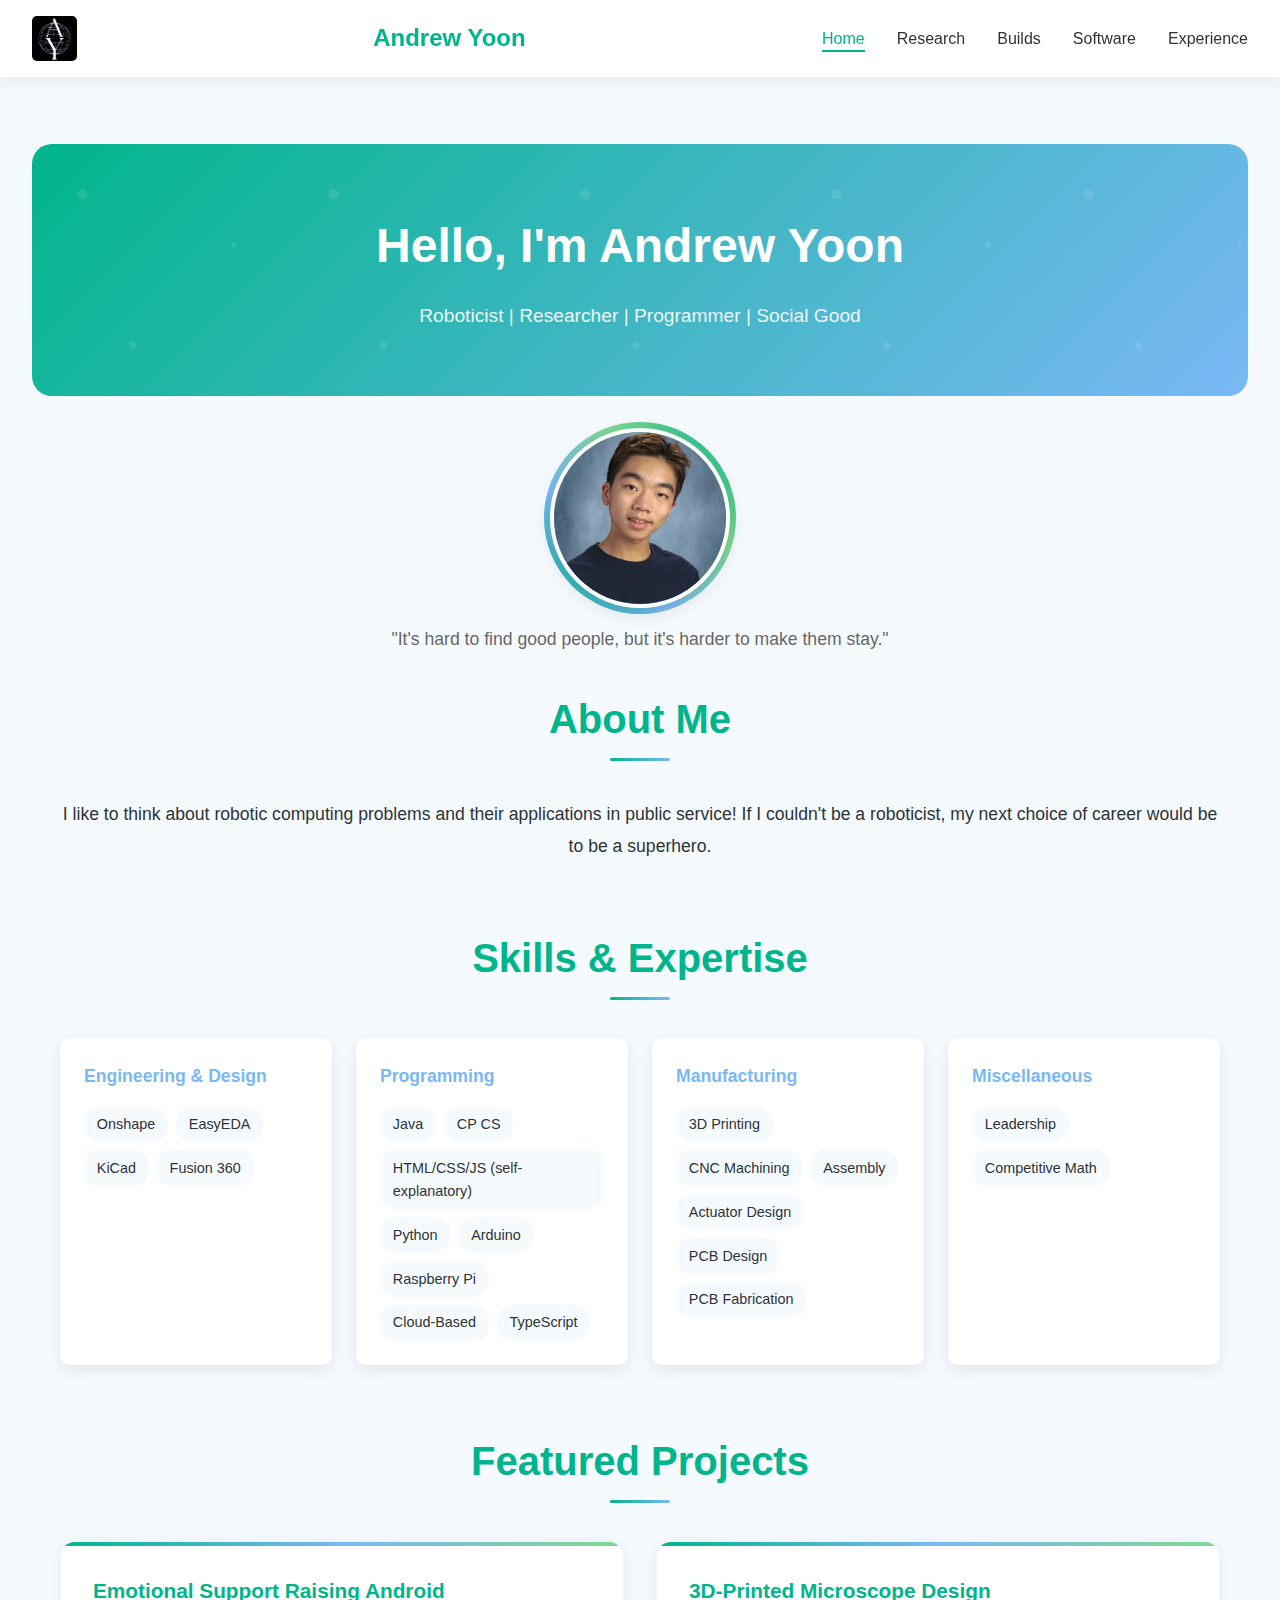
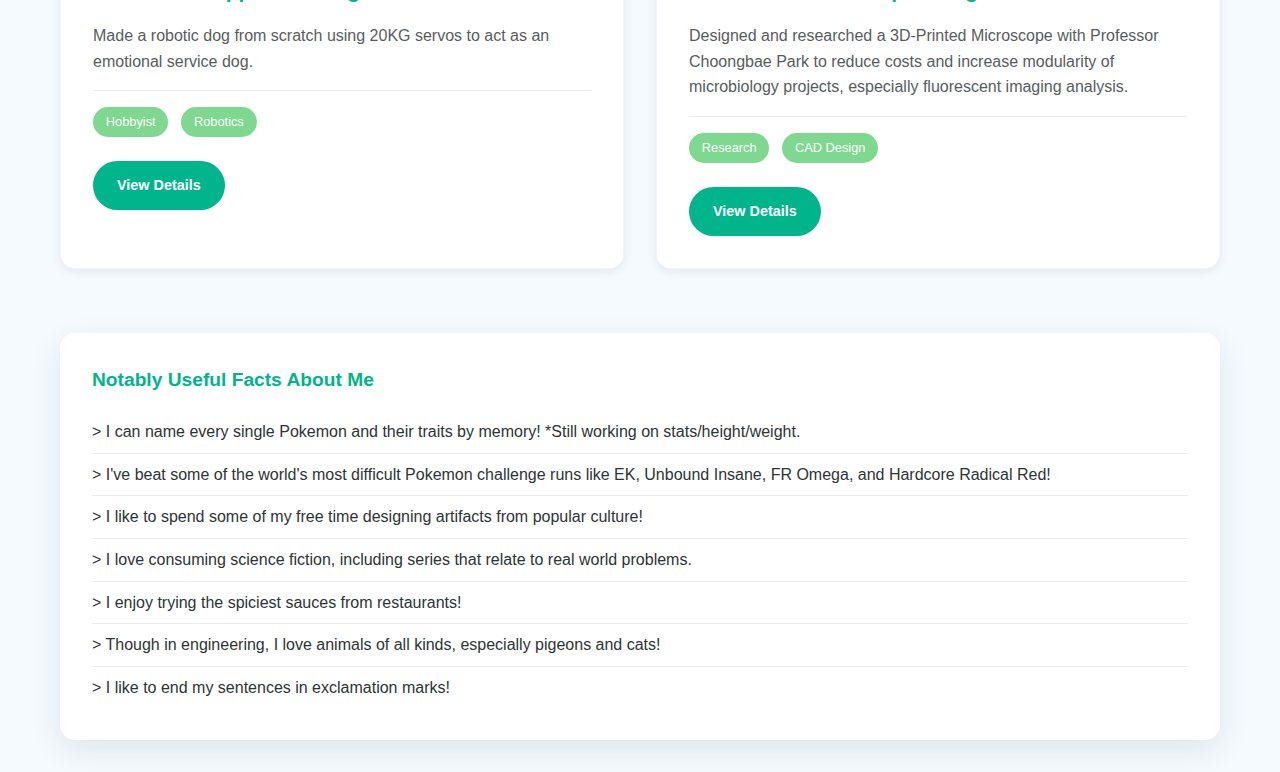
<file: index.html>
<!DOCTYPE html>
<html lang="en">
<head>
    <meta charset="UTF-8">
    <meta name="viewport" content="width=device-width, initial-scale=1.0">
    <title>Andrew Yoon - Portfolio</title>
    <link rel="stylesheet" href="style.css"/>
    <script src="script.js"></script>
</head>
<body>
    <nav>
        <div class="nav-container">
            <img src="assets/ay-logo.png" alt="Andrew Yoon Logo" class="logo-img">
            <span class="logo-text">Andrew Yoon</span>
            <button class="mobile-menu-btn" onclick="toggleMobileMenu()">☰</button>
            <ul class="nav-links" id="navLinks">
                <li><a href="index.html" class="nav-link active">Home</a></li>
                <li><a href="research.html" class="nav-link">Research</a></li>
                <li><a href="builds.html" class="nav-link">Builds</a></li>
                <li><a href="software.html" class="nav-link">Software</a></li>
                <li><a href="experience.html" class="nav-link">Experience</a></li>
            </ul>
        </div>
    </nav>

    <main>
        <div class="hero">
            <div class="hero-content">
                <h1>Hello, I'm Andrew Yoon</h1>
                <p>Roboticist | Researcher | Programmer | Social Good</p>
            </div>
        </div>


        <div class="container">
            <div class="profile-section">
                <div class="profile-picture">
                    <img src="assets/andrew-yoon.jpg" alt="Andrew Yoon" class="profile-img">
                    <div class="profile-decoration"></div>
                </div>
            </div>
            <p class="gray-quote">""</p>

            <!-- About Section -->
            <section class="section">
                <h2 class="section-title">About Me</h2>
                <div class="about-content">
                    <div class="about-text">
                        <p>I like to think about robotic computing problems and their applications in public service! If I couldn't be a roboticist, my next choice of career would be to be a superhero.</p>
                    </div>
                </div>
            </section>

            <!-- Skills Section -->
            <section class="section">
                <h2 class="section-title">Skills & Expertise</h2>
                <div class="skills-grid">
                    <div class="skill-category">
                        <h4>Engineering & Design</h4>
                        <div class="skill-list">
                            <span class="skill">Onshape</span>
                            <span class="skill">EasyEDA</span>
                            <span class="skill">KiCad</span>
                            <span class="skill">Fusion 360</span>
                        </div>
                    </div>
                    <div class="skill-category">
                        <h4>Programming</h4>
                        <div class="skill-list">
                            <span class="skill">Java</span>
                            <span class="skill">CP CS</span>
                            <span class="skill">HTML/CSS/JS (self-explanatory)</span>
                            <span class="skill">Python</span>
                            <span class="skill">Arduino</span>
                            <span class="skill">Raspberry Pi</span>
                            <span class="skill">Cloud-Based</span>
                            <span class="skill">TypeScript</span>
                        </div>
                    </div>
                    <div class="skill-category">
                        <h4>Manufacturing</h4>
                        <div class="skill-list">
                            <span class="skill">3D Printing</span>
                            <span class="skill">CNC Machining</span>
                            <span class="skill">Assembly</span>
                            <span class="skill">Actuator Design</span>
                            <span class="skill">PCB Design</span>
                            <span class="skill">PCB Fabrication</span>
                        </div>
                    </div>
                    <div class="skill-category">
                        <h4>Miscellaneous</h4>
                        <div class="skill-list">
                            <span class="skill">Leadership</span>
                            <span class="skill">Competitive Math</span>
                        </div>
                    </div>
                </div>
            </section>

            <!-- Featured Projects -->
            <section class="section">
                <h2 class="section-title">Featured Projects</h2>
                <div class="cards-grid">
                    <div class="card">
                        <h3>Emotional Support Raising Android</h3>
                        <p>Made a robotic dog from scratch using 20KG servos to act as an emotional service dog.</p>
                        <div class="card-meta">
                            <span class="tag">Hobbyist</span>
                            <span class="tag">Robotics</span>
                        </div>
                        <div style="margin-top: 1rem;">
                            <a href="builds.html" class="btn btn-primary">View Details</a>
                        </div>
                    </div>
                    <div class="card">
                        <h3>3D-Printed Microscope Design</h3>
                        <p>Designed and researched a 3D-Printed Microscope with Professor Choongbae Park to reduce costs and increase modularity of microbiology projects, especially fluorescent imaging analysis.</p>
                        <div class="card-meta">
                            <span class="tag">Research</span>
                            <span class="tag">CAD Design</span>
                        </div>
                        <div style="margin-top: 1rem;">
                            <a href="research.html" class="btn btn-primary">View Details</a>
                        </div>
                    </div>
                </div>
            </section>

            <div class="fun-facts">
                <h4>Notably Useful Facts About Me</h4>
                <ul>
                    <li>> I can name every single Pokemon and their traits by memory! *Still working on stats/height/weight.</li>
                    <li>> I've beat some of the world's most difficult Pokemon challenge runs like EK, Unbound Insane, FR Omega, and Hardcore Radical Red!</li>
                    <li>> I like to spend some of my free time designing artifacts from popular culture!</li>
                    <li>> I love consuming science fiction, including series that relate to real world problems.</li>
                    <li>> I enjoy trying the spiciest sauces from restaurants!</li>
                    <li>> Though in engineering, I love animals of all kinds, especially pigeons and cats!</li>
                    <li>> I like to end my sentences in exclamation marks!</li>
                </ul>
            </div>
        </div>
    </main>
</body>
</html>
</file>
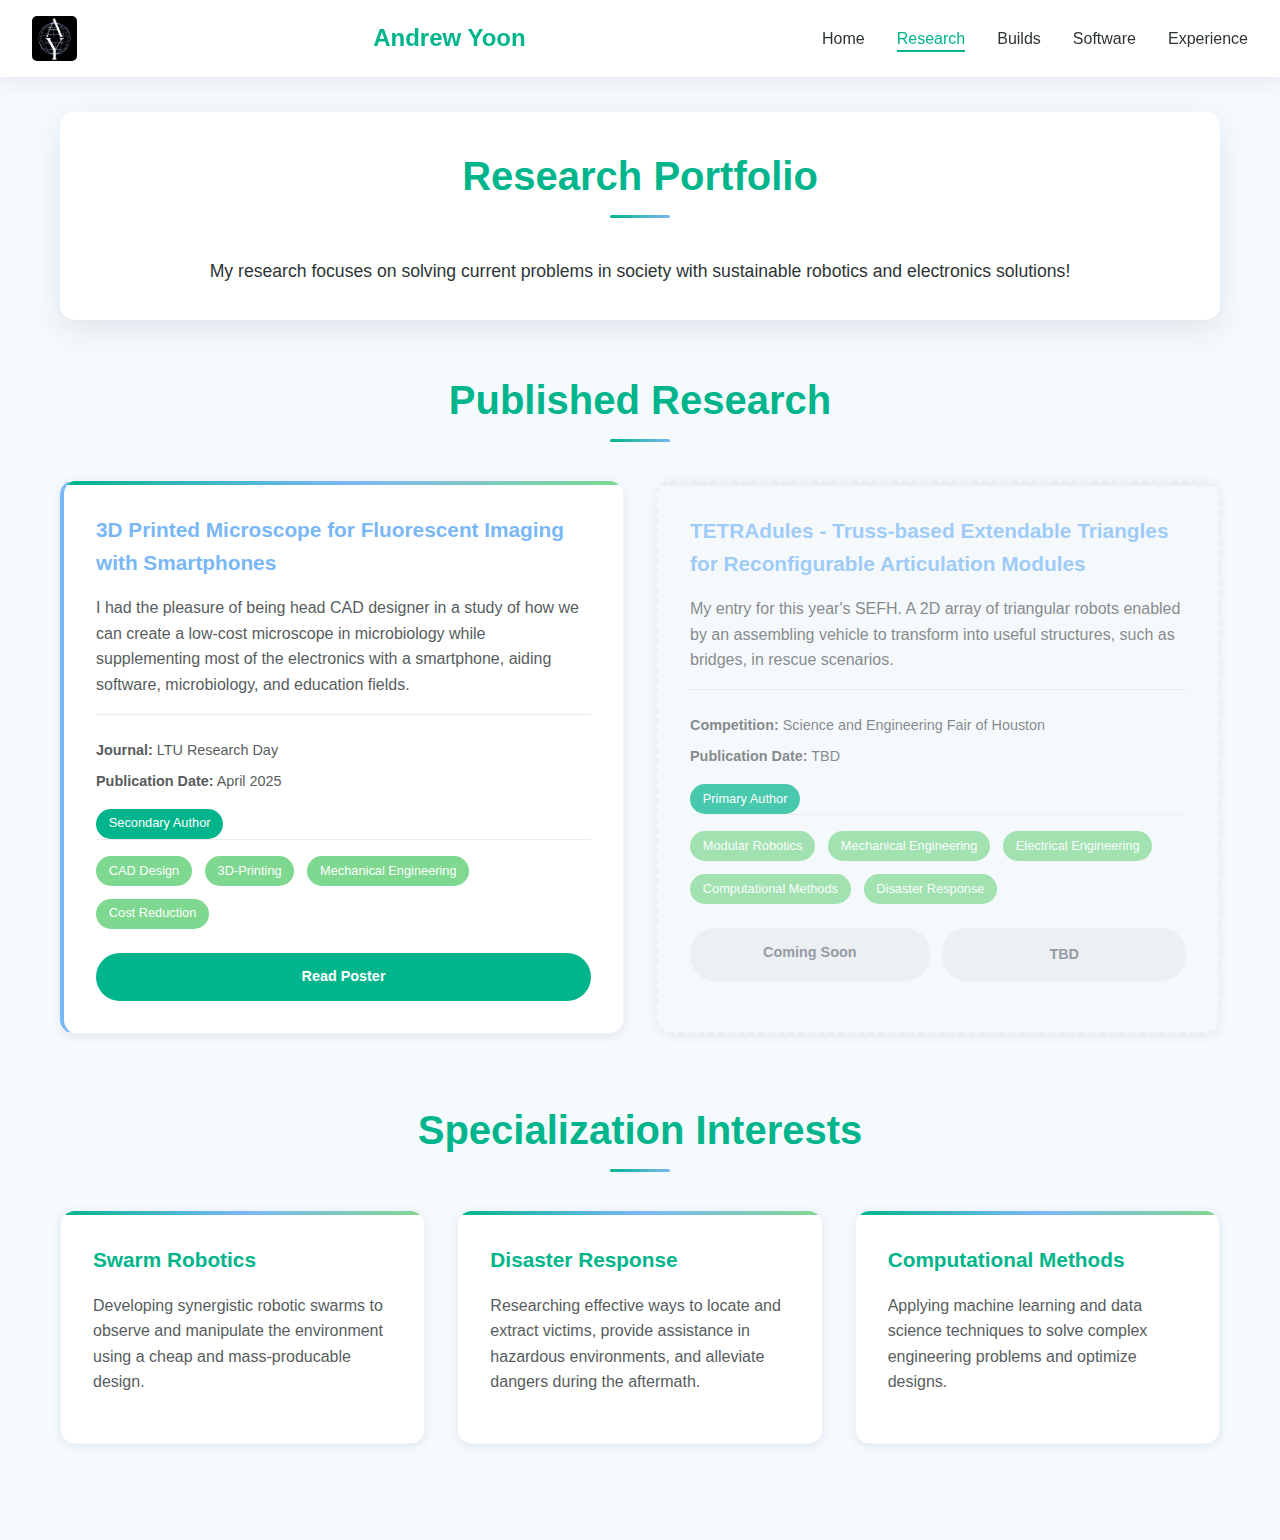
<file: research.html>
<!DOCTYPE html>
<html lang="en">
<head>
    <meta charset="UTF-8">
    <meta name="viewport" content="width=device-width, initial-scale=1.0">
    <title>Andrew Yoon - Research</title>
    <link rel="stylesheet" href="style.css"/>
    <script src="script.js"></script>
</head>
<body>
    <nav>
        <div class="nav-container">
            <img src="assets/ay-logo.png" alt="Andrew Yoon Logo" class="logo-img">
            <span class="logo-text">Andrew Yoon</span>
            <button class="mobile-menu-btn" onclick="toggleMobileMenu()">☰</button>
            <ul class="nav-links" id="navLinks">
                <li><a href="index.html" class="nav-link">Home</a></li>
                <li><a href="research.html" class="nav-link active">Research</a></li>
                <li><a href="builds.html" class="nav-link">Builds</a></li>
                <li><a href="software.html" class="nav-link">Software</a></li>
                <li><a href="experience.html" class="nav-link">Experience</a></li>
            </ul>
        </div>
    </nav>

    <main>
        <div class="container">
            <div class="research-intro">
                <h1 class="section-title">Research Portfolio</h1>
                <p style="font-size: 1.1rem; line-height: 1.8;">My research focuses on solving current problems in society with sustainable robotics and electronics solutions!</p>
            </div>

            <!-- Published Research -->
            <section class="section">
                <h2 class="section-title">Published Research</h2>
                <div class="cards-grid">
                    <div class="card publication-card">
                        <h3>3D Printed Microscope for Fluorescent Imaging with Smartphones</h3>
                        <p>I had the pleasure of being head CAD designer in a study of how we can create a low-cost microscope in microbiology while supplementing most of the electronics with a smartphone, aiding software, microbiology, and education fields.</p>
                        <div class="publication-meta">
                            <p><strong>Journal:</strong> LTU Research Day</p>
                            <p><strong>Publication Date:</strong> April 2025</p>
                            <span class="author-type">Secondary Author</span>
                        </div>
                        <div class="card-meta">
                            <span class="tag">CAD Design</span>
                            <span class="tag">3D-Printing</span>
                            <span class="tag">Mechanical Engineering</span>
                            <span class="tag">Cost Reduction</span>
                        </div>
                        <div class="card-actions">
                            <a href="https://drive.google.com/file/d/19TNA3c4jUd0nryOsg5lndYvDRtB1x1jT/view?usp=sharing" target="_blank" class="btn btn-primary">Read Poster</a>
                        </div>
                    </div>

                    <!-- Placeholder card as requested -->
                    <div class="card publication-card placeholder-card">
                        <h3>TETRAdules - Truss-based Extendable Triangles for Reconfigurable Articulation Modules</h3>
                        <p>My entry for this year's SEFH. A 2D array of triangular robots enabled by an assembling vehicle to transform into useful structures, such as bridges, in rescue scenarios.</p>
                        <div class="publication-meta">
                            <p><strong>Competition:</strong> Science and Engineering Fair of Houston</p>
                            <p><strong>Publication Date:</strong> TBD</p>
                            <span class="author-type">Primary Author</span>
                        </div>
                        <div class="card-meta">
                            <span class="tag">Modular Robotics</span>
                            <span class="tag">Mechanical Engineering</span>
                            <span class="tag">Electrical Engineering</span>
                            <span class="tag">Computational Methods</span>
                            <span class="tag">Disaster Response</span>
                        </div>
                        <div class="card-actions">
                            <a href="#" class="btn btn-primary disabled">Coming Soon</a>
                            <a href="#" class="btn btn-secondary disabled">TBD</a>
                        </div>
                    </div>
                </div>
            </section>
            
            <!-- Research Interests -->
            <section class="section">
                <h2 class="section-title">Specialization Interests</h2>
                <div class="cards-grid">
                    <div class="card">
                        <h3>Swarm Robotics</h3>
                        <p>Developing synergistic robotic swarms to observe and manipulate the environment using a cheap and mass-producable design.</p>
                    </div>
                    <div class="card">
                        <h3>Disaster Response</h3>
                        <p>Researching effective ways to locate and extract victims, provide assistance in hazardous environments, and alleviate dangers during the aftermath.</p>
                    </div>
                    <div class="card">
                        <h3>Computational Methods</h3>
                        <p>Applying machine learning and data science techniques to solve complex engineering problems and optimize designs.</p>
                    </div>
                </div>
            </section>
        </div>
    </main>
</body>
</html>
</file>
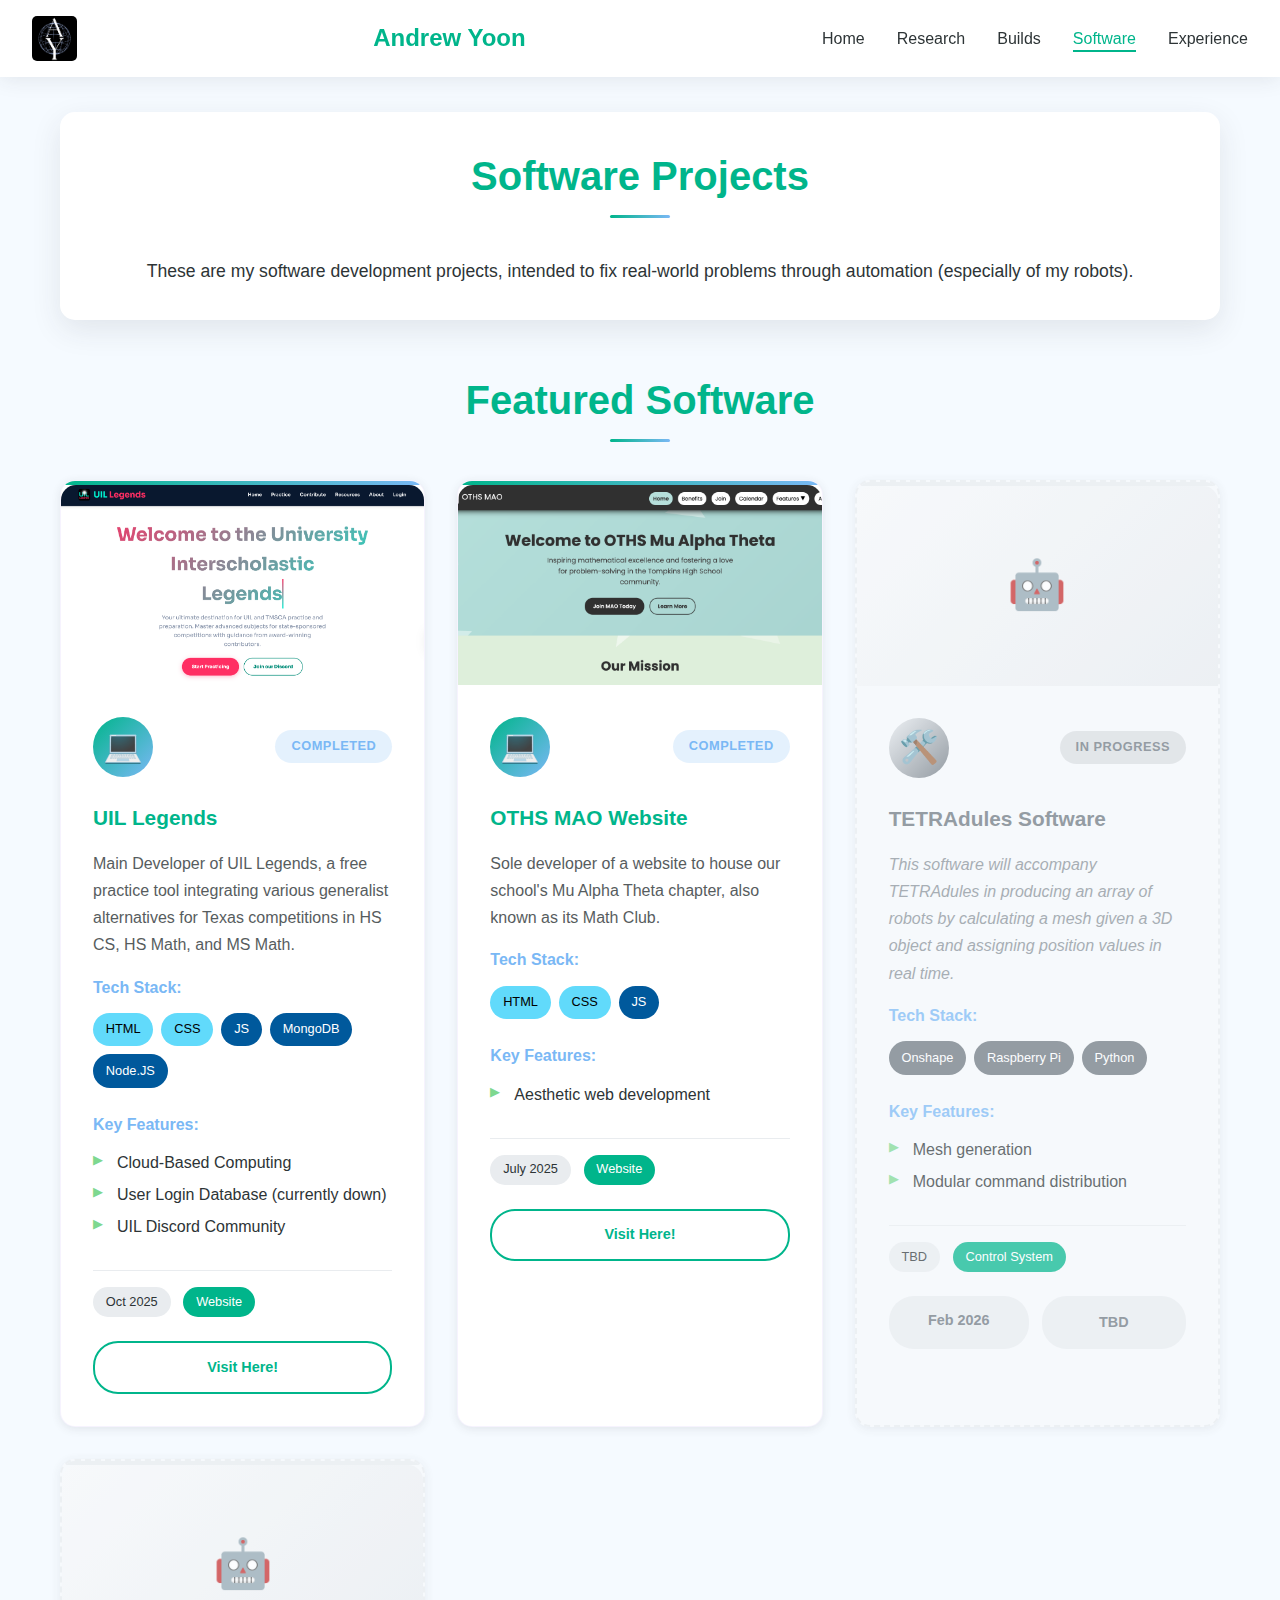
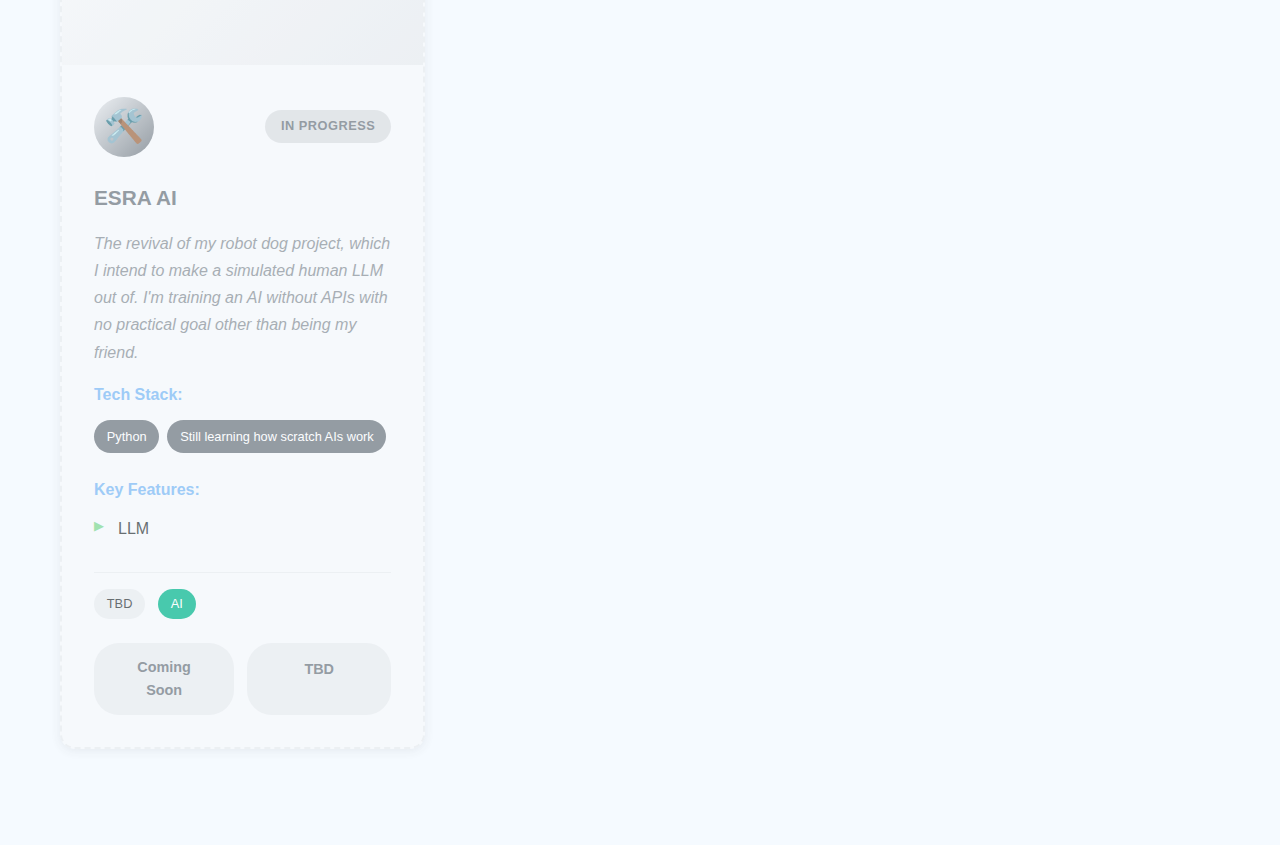
<file: software.html>
<!DOCTYPE html>
<html lang="en">
<head>
    <meta charset="UTF-8">
    <meta name="viewport" content="width=device-width, initial-scale=1.0">
    <title>Andrew Yoon - Software</title>
    <link rel="stylesheet" href="style.css"/>
    <script src="script.js"></script>
</head>
<body>
    <nav>
        <div class="nav-container">
            <img src="assets/ay-logo.png" alt="Andrew Yoon Logo" class="logo-img">
            <span class="logo-text">Andrew Yoon</span>
            <button class="mobile-menu-btn" onclick="toggleMobileMenu()">☰</button>
            <ul class="nav-links" id="navLinks">
                <li><a href="index.html" class="nav-link">Home</a></li>
                <li><a href="research.html" class="nav-link">Research</a></li>
                <li><a href="builds.html" class="nav-link">Builds</a></li>
                <li><a href="software.html" class="nav-link active">Software</a></li>
                <li><a href="experience.html" class="nav-link">Experience</a></li>
            </ul>
        </div>
    </nav>

    <main>
        <div class="container">
            <div class="research-intro">
                <h1 class="section-title">Software Projects</h1>
                <p style="font-size: 1.1rem; line-height: 1.8;">These are my software development projects, intended to fix real-world problems through automation (especially of my robots).</p>
            </div>

            <!-- Software Projects Section -->
            <section class="section">
                <h2 class="section-title">Featured Software</h2>
                <div class="cards-grid">

                    <div class="card software-card">
                        <div class="project-image">
                            <img src="assets/uil-legends.png" alt="UIL Legends">
                        </div>
                        <div class="card-content">
                            <div class="card-header">
                                <div class="project-icon">💻</div>
                                <div class="project-status completed">Completed</div>
                            </div>
                            <h3 class="card-title">UIL Legends</h3>
                            <p class="card-description">Main Developer of UIL Legends, a free practice tool integrating various generalist alternatives for Texas competitions in HS CS, HS Math, and MS Math.</p>
                            
                            <div class="tech-stack">
                                <h4>Tech Stack:</h4>
                                <div class="tech-tags">
                                    <span class="tech-tag frontend">HTML</span>
                                    <span class="tech-tag frontend">CSS</span>
                                    <span class="tech-tag backend">JS</span>
                                    <span class="tech-tag backend">MongoDB</span>
                                    <span class="tech-tag backend">Node.JS</span>
                                </div>
                            </div>
                            
                            <div class="project-features">
                                <h4>Key Features:</h4>
                                <ul>
                                    <li>Cloud-Based Computing</li>
                                    <li>User Login Database (currently down)</li>
                                    <li>UIL Discord Community</li>
                                </ul>
                            </div>
                            
                            <div class="card-meta">
                                <span class="project-date">Oct 2025</span>
                                <span class="project-type">Website</span>
                            </div>
                            
                            <div class="card-actions">
                                <a href="https://uil-legends-api.onrender.com" target="_blank" class="btn btn-secondary">Visit Here!</a>
                            </div>
                        </div>
                    </div>

                    <div class="card software-card">
                        <div class="project-image">
                            <img src="assets/othsmao.png" alt="OTHS MAO Website">
                        </div>
                        <div class="card-content">
                            <div class="card-header">
                                <div class="project-icon">💻</div>
                                <div class="project-status completed">Completed</div>
                            </div>
                            <h3 class="card-title">OTHS MAO Website</h3>
                            <p class="card-description">Sole developer of a website to house our school's Mu Alpha Theta chapter, also known as its Math Club.</p>
                            
                            <div class="tech-stack">
                                <h4>Tech Stack:</h4>
                                <div class="tech-tags">
                                    <span class="tech-tag frontend">HTML</span>
                                    <span class="tech-tag frontend">CSS</span>
                                    <span class="tech-tag backend">JS</span>
                                </div>
                            </div>
                            
                            <div class="project-features">
                                <h4>Key Features:</h4>
                                <ul>
                                    <li>Aesthetic web development</li>
                                </ul>
                            </div>
                            
                            <div class="card-meta">
                                <span class="project-date">July 2025</span>
                                <span class="project-type">Website</span>
                            </div>
                            
                            <div class="card-actions">
                                <a href="https://othsmao.xyz" target="_blank" class="btn btn-secondary">Visit Here!</a>
                            </div>
                        </div>
                    </div>
                    
                    <!-- Software Project Placeholder -->
                    <div class="card software-card placeholder-card">
                        <div class="project-image placeholder">
                            🤖
                        </div>
                        <div class="card-content">
                            <div class="card-header">
                                <div class="project-icon">🛠️</div>
                                <div class="project-status placeholder">In Progress</div>
                            </div>
                            <h3 class="card-title">TETRAdules Software</h3>
                            <p class="card-description">This software will accompany TETRAdules in producing an array of robots by calculating a mesh given a 3D object and assigning position values in real time.</p>
                            
                            <div class="tech-stack">
                                <h4>Tech Stack:</h4>
                                <div class="tech-tags">
                                    <span class="tech-tag other">Onshape</span>
                                    <span class="tech-tag other">Raspberry Pi</span>
                                    <span class="tech-tag other">Python</span>
                                </div>
                            </div>
                            
                            <div class="project-features">
                                <h4>Key Features:</h4>
                                <ul>
                                    <li>Mesh generation</li>
                                    <li>Modular command distribution</li>
                                </ul>
                            </div>
                            
                            <div class="card-meta">
                                <span class="project-date">TBD</span>
                                <span class="project-type">Control System</span>
                            </div>
                            
                            <div class="card-actions">
                                <a href="#" class="btn btn-primary disabled">Feb 2026</a>
                                <a href="#" class="btn btn-secondary disabled">TBD</a>
                            </div>
                        </div>
                    </div>

                    <!-- Software Project Placeholder -->
                    <div class="card software-card placeholder-card">
                        <div class="project-image placeholder">
                            🤖
                        </div>
                        <div class="card-content">
                            <div class="card-header">
                                <div class="project-icon">🛠️</div>
                                <div class="project-status placeholder">In Progress</div>
                            </div>
                            <h3 class="card-title">ESRA AI</h3>
                            <p class="card-description">The revival of my robot dog project, which I intend to make a simulated human LLM out of. I'm training an AI without APIs with no practical goal other than being my friend.</p>
                            
                            <div class="tech-stack">
                                <h4>Tech Stack:</h4>
                                <div class="tech-tags">
                                    <span class="tech-tag other">Python</span>
                                    <span class="tech-tag other">Still learning how scratch AIs work</span>
                                </div>
                            </div>
                            
                            <div class="project-features">
                                <h4>Key Features:</h4>
                                <ul>
                                    <li>LLM</li>
                                </ul>
                            </div>
                            
                            <div class="card-meta">
                                <span class="project-date">TBD</span>
                                <span class="project-type">AI</span>
                            </div>
                            
                            <div class="card-actions">
                                <a href="#" class="btn btn-primary disabled">Coming Soon</a>
                                <a href="#" class="btn btn-secondary disabled">TBD</a>
                            </div>
                        </div>
                    </div>
                </div>
            </section>
        </div>
    </main>
</body>
</html>
</file>
<file: style.css>
/* CSS Variables - Using your color scheme */
:root {
    --primary: #00b58b;
    --secondary: #7ab8f5;
    --accent: #7ed88f;
    --background: #f5faff;
    --text: #2d3436;
    --white: #ffffff;
    --gray-light: #f8f9fa;
    --gray-medium: #e9ecef;
    --gray-dark: #6c757d;
    --shadow-light: 0 2px 10px rgba(45, 52, 54, 0.1);
    --shadow-medium: 0 5px 20px rgba(45, 52, 54, 0.15);
    --shadow-heavy: 0 10px 40px rgba(45, 52, 54, 0.2);
    --border-radius: 15px;
    --transition: all 0.3s ease;
}

/* Base Styles */
* {
    margin: 0;
    padding: 0;
    box-sizing: border-box;
}

body {
    font-family: 'Segoe UI', Tahoma, Geneva, Verdana, sans-serif;
    background: var(--background);
    color: var(--text);
    line-height: 1.6;
}

.container {
    max-width: 1200px;
    margin: 0 auto;
    padding: 0 20px;
}

/* Navigation */
nav {
    background: rgba(255, 255, 255, 0.95);
    backdrop-filter: blur(10px);
    position: fixed;
    top: 0;
    left: 0;
    right: 0;
    z-index: 1000;
    box-shadow: 0 2px 20px rgba(45, 52, 54, 0.1);
}

.nav-container {
    display: flex;
    justify-content: space-between;
    align-items: center;
    padding: 1rem 2rem;
}

.logo {
    font-size: 1.5rem;
    font-weight: bold;
    color: var(--primary);
    text-decoration: none;
}

.nav-links {
    display: flex;
    list-style: none;
    gap: 2rem;
}

.nav-links a {
    text-decoration: none;
    color: var(--text);
    font-weight: 500;
    transition: all 0.3s ease;
    position: relative;
}

.nav-links a:hover {
    color: var(--primary);
}

.nav-links a.active {
    color: var(--primary);
}

.nav-links a::after {
    content: '';
    position: absolute;
    bottom: -5px;
    left: 0;
    width: 0;
    height: 2px;
    background: var(--primary);
    transition: width 0.3s ease;
}

.nav-links a:hover::after,
.nav-links a.active::after {
    width: 100%;
}

/* Main Content */
main {
    margin-top: 80px;
    min-height: calc(100vh - 80px);
    padding: 2rem 0;
}

.page {
    display: none;
    padding: 2rem 0;
}

.page.active {
    display: block;
}

/* Hero Section */
.hero {
    background: linear-gradient(135deg, var(--primary), var(--secondary));
    color: white;
    padding: 4rem 0;
    text-align: center;
    margin-bottom: 3rem;
    border-radius: 20px;
    margin: 2rem;
    position: relative;
    overflow: hidden;
}

.hero::before {
    content: '';
    position: absolute;
    top: 0;
    left: 0;
    right: 0;
    bottom: 0;
    background: url('data:image/svg+xml,<svg xmlns="http://www.w3.org/2000/svg" viewBox="0 0 100 100"><circle cx="20" cy="20" r="2" fill="rgba(255,255,255,0.1)"/><circle cx="80" cy="40" r="1" fill="rgba(255,255,255,0.1)"/><circle cx="40" cy="80" r="1.5" fill="rgba(255,255,255,0.1)"/></svg>');
    animation: float 20s infinite linear;
}

@keyframes float {
    0% { transform: translateY(0px); }
    50% { transform: translateY(-20px); }
    100% { transform: translateY(0px); }
}

.hero-content {
    position: relative;
    z-index: 1;
}

.hero h1 {
    font-size: 3rem;
    margin-bottom: 1rem;
    font-weight: 700;
}

.hero p {
    font-size: 1.2rem;
    opacity: 0.9;
    max-width: 600px;
    margin: 0 auto;
}

/* Section Styles */
.section {
    margin-bottom: 4rem;
}

.projects-section {
    margin-bottom: 4rem;
}

.section-title {
    font-size: 2.5rem;
    text-align: center;
    margin-bottom: 3rem;
    color: var(--primary);
    font-weight: 700;
    position: relative;
}

.section-title::after {
    content: '';
    position: absolute;
    bottom: -10px;
    left: 50%;
    transform: translateX(-50%);
    width: 60px;
    height: 3px;
    background: linear-gradient(90deg, var(--primary), var(--secondary));
    border-radius: 2px;
}

/* Cards Grid */
.cards-grid {
    display: grid;
    grid-template-columns: repeat(auto-fit, minmax(350px, 1fr));
    gap: 2rem;
    margin-top: 2rem;
}

/* Base Card Styles */
.card {
    background: var(--white);
    border-radius: var(--border-radius);
    padding: 2rem;
    box-shadow: var(--shadow-light);
    transition: var(--transition);
    border: 1px solid rgba(167, 139, 250, 0.1);
    position: relative;
    overflow: hidden;
}

.card::before {
    content: '';
    position: absolute;
    top: 0;
    left: 0;
    right: 0;
    height: 4px;
    background: linear-gradient(90deg, var(--primary), var(--secondary), var(--accent));
}

.card:hover {
    transform: translateY(-5px);
    box-shadow: var(--shadow-heavy);
}

.card h3 {
    color: var(--primary);
    margin-bottom: 1rem;
    font-size: 1.3rem;
}

.card p {
    color: var(--text);
    opacity: 0.8;
    margin-bottom: 1rem;
}

/* Card Header */
.card-header {
    display: flex;
    justify-content: space-between;
    align-items: center;
    margin-bottom: 1.5rem;
}

.project-icon {
    font-size: 2rem;
    width: 60px;
    height: 60px;
    display: flex;
    align-items: center;
    justify-content: center;
    border-radius: 50%;
    background: linear-gradient(135deg, var(--primary), var(--secondary));
}

.project-status {
    padding: 0.4rem 1rem;
    border-radius: 20px;
    font-size: 0.8rem;
    font-weight: 600;
    text-transform: uppercase;
    letter-spacing: 0.5px;
    background: rgba(108, 117, 125, 0.2);
    color: var(--gray-dark);
}

.project-status.active {
    background: rgba(126, 216, 143, 0.2);
    color: var(--accent);
}

.project-status.completed {
    background: rgba(122, 184, 245, 0.2);
    color: var(--secondary);
}

.project-status.placeholder {
    background: rgba(108, 117, 125, 0.2);
    color: var(--gray-dark);
}

/* Card Content */
.card-title {
    font-size: 1.4rem;
    color: var(--primary);
    margin-bottom: 1rem;
    font-weight: 700;
}

.card-description {
    color: var(--text);
    margin-bottom: 1.5rem;
    line-height: 1.7;
}

/* Software Card Specific Styles */
.software-card::before {
    background: linear-gradient(90deg, var(--primary), var(--secondary));
}

.tech-stack {
    margin-bottom: 1.5rem;
}

.tech-stack h4 {
    color: var(--secondary);
    font-size: 1rem;
    margin-bottom: 0.8rem;
    font-weight: 600;
}

.tech-tags {
    display: flex;
    flex-wrap: wrap;
    gap: 0.5rem;
}

.tech-tag {
    padding: 0.4rem 0.8rem;
    border-radius: 20px;
    font-size: 0.8rem;
    font-weight: 500;
    color: white;
}

.tech-tag.frontend { background: #61dafb; color: #000; }
.tech-tag.backend { background: #00599c; }
.tech-tag.other { background: var(--gray-dark); }

.project-features {
    margin-bottom: 1.5rem;
}

.project-features h4 {
    color: var(--secondary);
    font-size: 1rem;
    margin-bottom: 0.8rem;
    font-weight: 600;
}

.project-features ul {
    list-style: none;
    padding-left: 0;
}

.project-features li {
    position: relative;
    padding-left: 1.5rem;
    margin-bottom: 0.4rem;
    color: var(--text);
}

.project-features li::before {
    content: '▶';
    position: absolute;
    left: 0;
    color: var(--accent);
    font-size: 0.8rem;
}

/* Build Card Specific Styles */
.build-card::before {
    background: linear-gradient(90deg, var(--accent), var(--secondary));
}

.build-card .project-icon {
    background: linear-gradient(135deg, var(--accent), var(--secondary));
}

.build-specs {
    margin-bottom: 1.5rem;
}

.build-specs h4 {
    color: var(--accent);
    font-size: 1rem;
    margin-bottom: 0.8rem;
    font-weight: 600;
}

.spec-grid {
    display: grid;
    grid-template-columns: 1fr 1fr;
    gap: 0.5rem;
}

.spec-item {
    display: flex;
    justify-content: space-between;
    align-items: center;
    padding: 0.5rem;
    background: var(--gray-light);
    border-radius: 8px;
    font-size: 0.9rem;
}

.spec-label {
    font-weight: 600;
    color: var(--text);
}

.spec-value {
    color: var(--accent);
    font-weight: 500;
}

.build-tools {
    margin-bottom: 1.5rem;
}

.build-tools h4 {
    color: var(--accent);
    font-size: 1rem;
    margin-bottom: 0.8rem;
    font-weight: 600;
}

.tool-tags {
    display: flex;
    flex-wrap: wrap;
    gap: 0.5rem;
}

.tool-tag {
    padding: 0.4rem 0.8rem;
    background: var(--accent);
    color: white;
    border-radius: 20px;
    font-size: 0.8rem;
    font-weight: 500;
}

/* Card Meta */
.card-meta {
    display: flex;
    flex-wrap: wrap;
    gap: 0.8rem;
    margin-bottom: 1.5rem;
    padding-top: 1rem;
    border-top: 1px solid var(--gray-medium);
}

.project-date {
    background: var(--gray-medium);
    color: var(--text);
    padding: 0.3rem 0.8rem;
    border-radius: 15px;
    font-size: 0.8rem;
    font-weight: 500;
}

.project-type {
    background: var(--primary);
    color: white;
    padding: 0.3rem 0.8rem;
    border-radius: 15px;
    font-size: 0.8rem;
    font-weight: 500;
}

.achievement {
    background: var(--accent);
    color: white;
    padding: 0.3rem 0.8rem;
    border-radius: 15px;
    font-size: 0.8rem;
    font-weight: 500;
}

.tag {
    background: var(--accent);
    color: white;
    padding: 0.3rem 0.8rem;
    border-radius: 20px;
    font-size: 0.8rem;
    font-weight: 500;
}

/* Card Actions */
.card-actions {
    display: flex;
    gap: 0.8rem;
    flex-wrap: wrap;
}

.btn {
    display: inline-block;
    padding: 0.8rem 1.5rem;
    border-radius: 25px;
    text-decoration: none;
    font-weight: 600;
    font-size: 0.9rem;
    transition: var(--transition);
    border: none;
    cursor: pointer;
    text-align: center;
    flex: 1;
    min-width: 120px;
}

.btn-primary {
    background: var(--primary);
    color: white;
}

.btn-primary:hover {
    background: var(--secondary);
    transform: translateY(-2px);
    box-shadow: 0 5px 15px rgba(167, 139, 250, 0.4);
}

.btn-secondary {
    background: transparent;
    color: var(--primary);
    border: 2px solid var(--primary);
}

.btn-secondary:hover {
    background: var(--primary);
    color: white;
    transform: translateY(-2px);
}

.btn.disabled {
    background: var(--gray-medium);
    color: var(--gray-dark);
    cursor: not-allowed;
    border-color: var(--gray-medium);
}

.btn.disabled:hover {
    transform: none;
    box-shadow: none;
}

/* Skills Grid */
.skills-grid {
    display: grid;
    grid-template-columns: repeat(auto-fit, minmax(250px, 1fr));
    gap: 1.5rem;
    margin-top: 2rem;
}

.skill-category {
    background: white;
    padding: 1.5rem;
    border-radius: 10px;
    box-shadow: 0 5px 15px rgba(45, 52, 54, 0.1);
}

.skill-category h4 {
    color: var(--secondary);
    margin-bottom: 1rem;
    font-size: 1.1rem;
}

.skill-list {
    display: flex;
    flex-wrap: wrap;
    gap: 0.5rem;
}

.skill {
    background: var(--background);
    padding: 0.4rem 0.8rem;
    border-radius: 15px;
    font-size: 0.9rem;
    color: var(--text);
}

/* About Section */
.about-content {
    grid-template-columns: 1fr 1fr;
    gap: 3rem;
    align-items: center;
    margin-top: 2rem;
}

.about-text {
    font-size: 1.1rem;
    line-height: 1.8;
    text-align: center;
}

.fun-facts {
    background: white;
    padding: 2rem;
    border-radius: 15px;
    box-shadow: 0 10px 30px rgba(45, 52, 54, 0.1);
}

.fun-facts h4 {
    color: var(--primary);
    margin-bottom: 1rem;
    font-size: 1.2rem;
}

.fun-facts ul {
    list-style: none;
}

.fun-facts li {
    padding: 0.5rem 0;
    border-bottom: 1px solid rgba(45, 52, 54, 0.1);
}

.fun-facts li:last-child {
    border-bottom: none;
}

/* Research Page Specific */
.research-intro {
    text-align: center;
    margin-bottom: 3rem;
    padding: 2rem;
    background: white;
    border-radius: 15px;
    box-shadow: 0 10px 30px rgba(45, 52, 54, 0.1);
}

.publication-card {
    border-left: 4px solid var(--secondary);
}

.publication-card h3 {
    color: var(--secondary);
}

.publication-meta {
    margin-top: 1rem;
    padding-top: 1rem;
    border-top: 1px solid rgba(45, 52, 54, 0.1);
}

.publication-meta p {
    margin: 0.5rem 0;
    font-size: 0.9rem;
}

.author-type {
    background: var(--primary);
    color: white;
    padding: 0.3rem 0.8rem;
    border-radius: 15px;
    font-size: 0.8rem;
    display: inline-block;
    margin-top: 0.5rem;
}

/* Placeholder Card Styles */
.placeholder-card {
    border: 2px dashed var(--gray-medium) !important;
    opacity: 0.7;
    background: rgba(248, 249, 250, 0.8);
}

.placeholder-card::before {
    background: var(--gray-medium) !important;
}

.placeholder-card .project-icon {
    background: linear-gradient(135deg, var(--gray-medium), var(--gray-dark)) !important;
}

.placeholder-card .card-title {
    color: var(--gray-dark);
}

.placeholder-card .card-description {
    color: var(--gray-dark);
    font-style: italic;
}

/* Mobile menu toggle */
.mobile-menu-btn {
    display: none;
    background: none;
    border: none;
    font-size: 1.5rem;
    cursor: pointer;
    color: var(--text);
}

/* Hover Animations */
@keyframes pulse {
    0% { transform: scale(1); }
    50% { transform: scale(1.05); }
    100% { transform: scale(1); }
}

.card:hover .project-icon {
    animation: pulse 1s ease-in-out;
}

/* Focus states for accessibility */
.btn:focus {
    outline: 2px solid var(--primary);
    outline-offset: 2px;
}

.card:focus-within {
    box-shadow: var(--shadow-heavy);
    transform: translateY(-2px);
}

/* Mobile Responsiveness */
@media (max-width: 768px) {
    .mobile-menu-btn {
        display: block;
    }

    .nav-links {
        display: none;
        position: absolute;
        top: 100%;
        left: 0;
        right: 0;
        background: white;
        flex-direction: column;
        padding: 1rem;
        box-shadow: 0 5px 15px rgba(45, 52, 54, 0.1);
    }

    .nav-links.active {
        display: flex;
    }

    .nav-container {
        padding: 1rem;
    }

    .nav-links {
        gap: 1rem;
    }

    .hero h1 {
        font-size: 2rem;
    }

    .hero p {
        font-size: 1rem;
    }

    .about-content {
        grid-template-columns: 1fr;
        gap: 2rem;
    }

    .cards-grid {
        grid-template-columns: 1fr;
        gap: 1.5rem;
    }

    .section-title {
        font-size: 2rem;
    }

    .card {
        padding: 1.5rem;
    }
    
    .spec-grid {
        grid-template-columns: 1fr;
    }
    
    .card-actions {
        flex-direction: column;
    }
    
    .btn {
        flex: none;
        width: 100%;
    }
}

@media (max-width: 480px) {
    main {
        padding: 1rem 0;
    }

    .card-header {
        flex-direction: column;
        gap: 1rem;
        align-items: flex-start;
    }
    
    .project-icon {
        align-self: center;
    }
    
    .tech-tags,
    .tool-tags {
        justify-content: center;
    }
    
    .card-meta {
        justify-content: center;
    }
}

.project-image {
    width: 100%;
    height: 200px; /* Fixed height for consistency */
    overflow: hidden;
    border-radius: var(--border-radius) var(--border-radius) 0 0;
    margin-top: 4px;
    background: var(--gray-light);
    position: relative;
    display: flex; /* Add this */
    align-items: center; /* Add this */
    justify-content: center; /* Add this */
}

.project-image img {
    width: 100%;
    height: 100%;
    object-fit: cover; /* This crops the image to fit the container */
    object-position: center; /* Centers the crop area */
    transition: var(--transition);
    display: block;
    max-width: 100%; /* Ensure it doesn't exceed container width */
    max-height: 100%; /* Ensure it doesn't exceed container height */
}

.project-image.placeholder {
    background: linear-gradient(135deg, var(--gray-light), var(--gray-medium));
    display: flex;
    align-items: center;
    justify-content: center;
    color: var(--gray-dark);
    font-size: 3rem;
    height: 200px; /* Match image height exactly */
}

/* Make sure the cards have proper structure */
.build-card,
.software-card {
    padding: 0; /* Remove padding so image can touch edges */
    display: flex;
    flex-direction: column;
}

.build-card .card-content,
.software-card .card-content {
    padding: 2rem;
    flex: 1;
    display: flex;
    flex-direction: column;
}

/* ADD these styles to your style.css file: */

/* Update the existing .logo class: */
.logo {
    display: flex;
    align-items: center;
    text-decoration: none;
    font-size: 1.5rem;
    font-weight: bold;
    color: var(--primary);
    gap: 0.8rem; /* Space between logo and text */
}

/* Logo image styles */
.logo-img {
    height: 45px; /* Adjust this to your preference */
    width: auto; /* Maintains aspect ratio */
    max-width: 60px; /* Prevents it from getting too wide */
    transition: var(--transition);
    border-radius: 5px; /* Optional: rounds corners slightly */
}

/* Logo text - you can hide this if you want logo-only */
.logo-text {
    font-size: 1.5rem;
    font-weight: bold;
    color: var(--primary);
}

/* Hover effect for the entire logo */
.logo:hover .logo-img {
    transform: scale(1.05);
}

.logo:hover .logo-text {
    color: var(--secondary);
}

/* Mobile responsive adjustments */
@media (max-width: 768px) {
    .logo-img {
        height: 35px; /* Smaller on mobile */
        max-width: 50px;
    }
    
    .logo-text {
        font-size: 1.3rem; /* Smaller text on mobile */
    }
    
    /* Optional: Hide text on very small screens, show only logo */
    @media (max-width: 480px) {
        .logo-text {
            display: none; /* Uncomment this line if you want logo-only on small screens */
        }
    }
}

/* ADD these styles to your style.css file: */

.profile-section {
    display: flex;
    justify-content: center;
    margin-bottom: 1rem;
    position: relative;
}

.gray-quote {
    color: #676767;
    margin-bottom: 2rem;
    font-size: 1.1rem;
    line-height: 1.8;
    text-align: center;
}

.profile-picture {
    position: relative;
    width: 180px;
    height: 180px;
    margin: 0 auto;
}

.profile-img {
    width: 100%;
    height: 100%;
    border-radius: 50%;
    object-fit: cover;
    object-position: center;
    border: 4px solid var(--white);
    box-shadow: var(--shadow-medium);
    transition: var(--transition);
    position: relative;
    z-index: 2;
}

/* Decorative gradient border effect */
.profile-decoration {
    position: absolute;
    top: -6px;
    left: -6px;
    right: -6px;
    bottom: -6px;
    border-radius: 50%;
    background: linear-gradient(45deg, var(--primary), var(--secondary), var(--accent), var(--primary));
    z-index: 1;
    animation: rotate 8s linear infinite;
}

/* Hover effects */
.profile-picture:hover .profile-img {
    transform: scale(1.05);
    box-shadow: var(--shadow-heavy);
}

.profile-picture:hover .profile-decoration {
    animation-duration: 2s;
}

/* Rotating gradient animation */
@keyframes rotate {
    0% { transform: rotate(0deg); }
    100% { transform: rotate(360deg); }
}

/* Alternative simpler style (comment out the above .profile-decoration if using this): */
/*
.profile-img {
    border: 5px solid;
    border-image: linear-gradient(45deg, var(--primary), var(--secondary)) 1;
    border-radius: 50%;
}
*/

/* Mobile responsive */
@media (max-width: 768px) {
    .profile-picture {
        width: 150px;
        height: 150px;
    }
    
    .profile-section {
        margin-bottom: 2rem;
    }
}

@media (max-width: 480px) {
    .profile-picture {
        width: 120px;
        height: 120px;
    }
}
</file>
